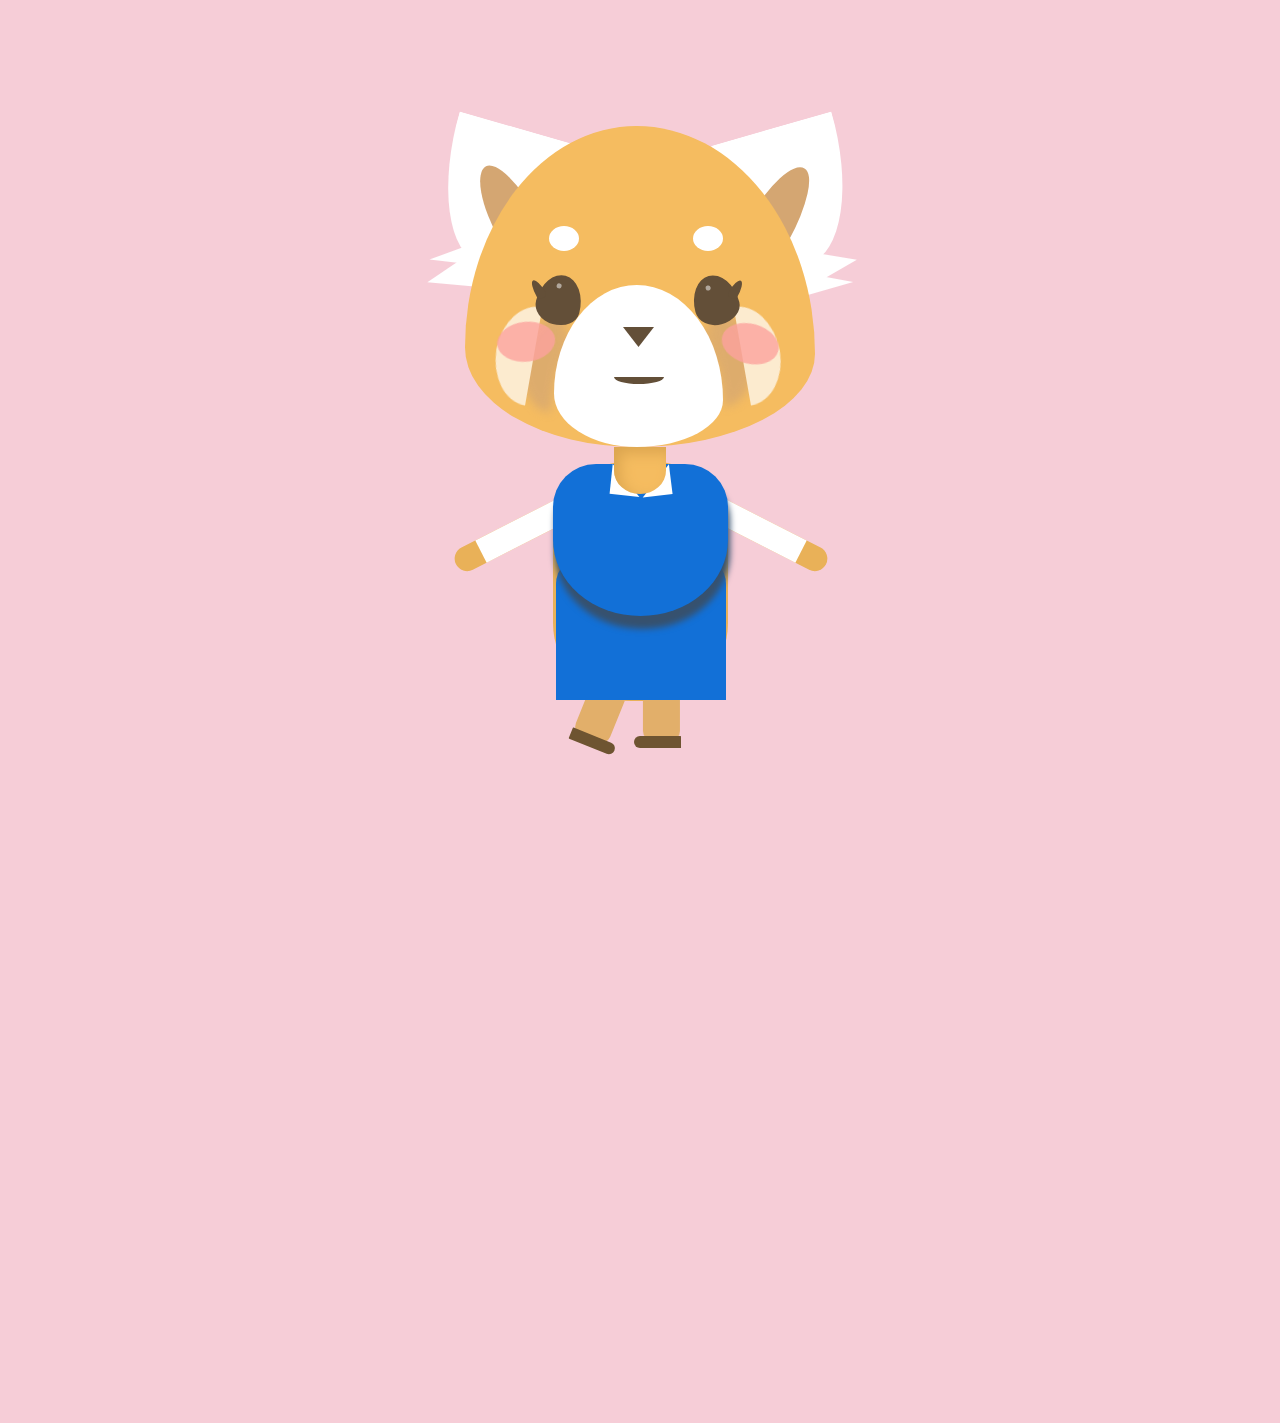
<file: kity/index.html>
<!DOCTYPE html>
<html lang="en">
  <head>
    <meta charset="UTF-8" />
    <meta http-equiv="X-UA-Compatible" content="IE=edge" />
    <meta name="viewport" content="width=device-width, initial-scale=1.0" />
    <title>KITY</title>
    <link rel="stylesheet" href="css/style.css" />
  </head>
  <body>
    <div class="kity">
      <div class="left-ear">
        <div class="ear-inside"></div>
        <div class="ear-outside"></div>
      </div>
      <div class="right-ear">
        <div class="ear-inside"></div>
        <div class="ear-outside"></div>
      </div>
      <div class="head">
        <div class="top-eye-left"></div>
        <div class="top-eye-right"></div>

        <div class="left-check">
          <div class="check-inside"></div>
        </div>
        <div class="left-eye"></div>
        <div class="nose-mouse">
          <div class="nose"></div>
          <div class="mouse"></div>
        </div>
        <div class="right-eye"></div>
        <div class="right-check">
          <div class="check-inside"></div>
        </div>
      </div>
      <div class="neck"></div>
      <div class="kity-body">
          <div class="left-hand"></div>
          <div class="right-hand"></div>
          <div class="blouse">
              <div class="left-n"></div>
              <div class="right-n"></div>
          </div>
          <div class="skirt"></div>
          <div class="tail"></div>
          <div class="left-leg"></div>
          <div class="right-leg"></div>
      </div>
    </div>
  </body>
</html>
</file>
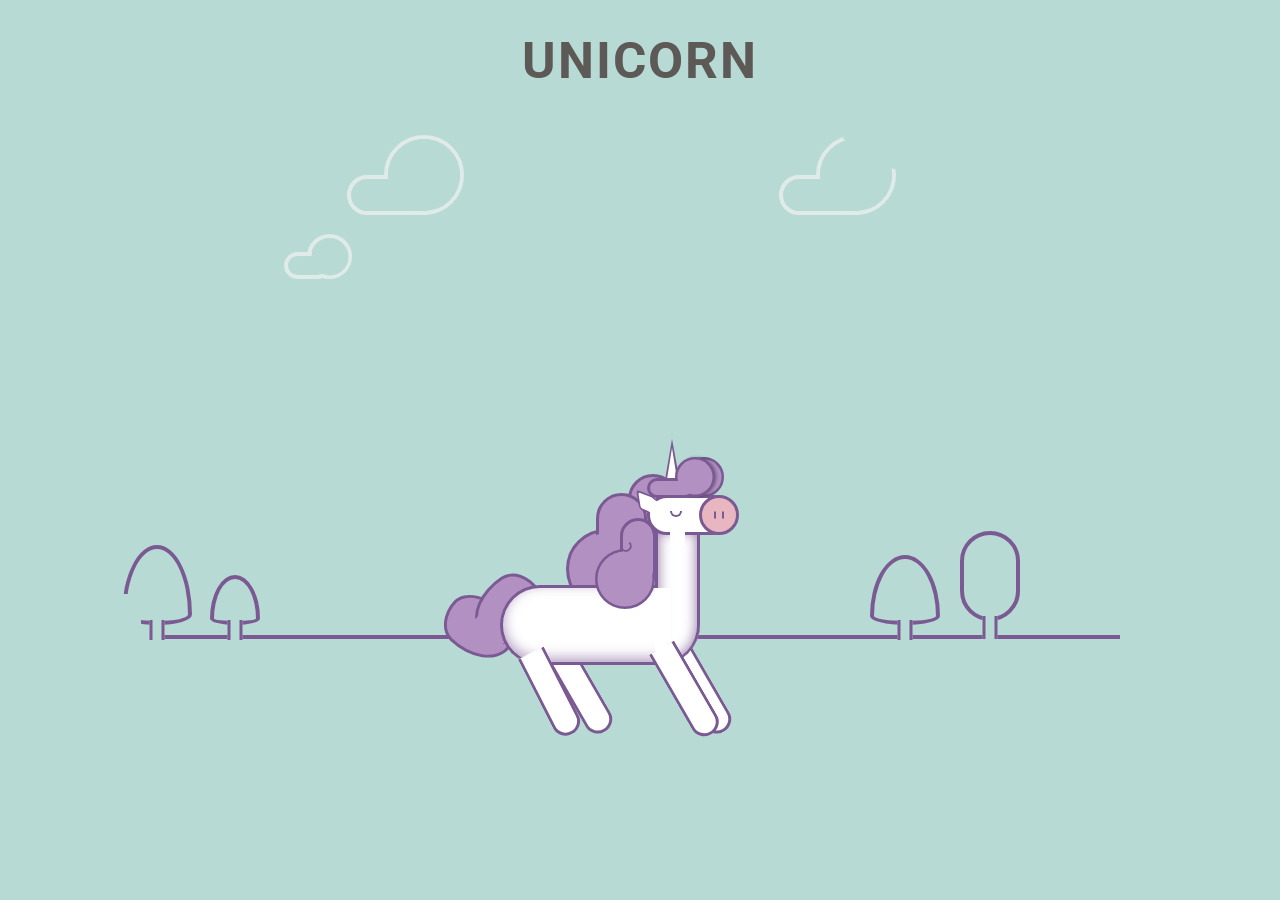
<file: UNICORN/index.html>
<!DOCTYPE html>
<html lang="en">
  <head>
    <meta charset="UTF-8" />
    <meta http-equiv="X-UA-Compatible" content="IE=edge" />
    <meta name="viewport" content="width=device-width, initial-scale=1.0" />
    <title>UNICORN</title>
    <link rel="stylesheet" href="css/all.min.css" />
    <link rel="stylesheet" href="css/bootstrap.min.css" />
    <link rel="stylesheet" href="css/style.css" />
  </head>
  <body>
    <h1>unicorn</h1>
    <div class="cloud"></div>
    <div class="cloud"></div>
    <div class="cloud"></div>
    <div class="top cloud1"></div>
    <div class="road">
      <div class="tree tree1"></div>
      <div class="tree tree2"></div>
      <div class="tree tree3"></div>
      <div class="tree tree4"></div>
    </div>
    <div class="unicorn">
      <div class="head">
        <div class="corn"></div>
        <div class="eye"></div>
        <div class="nose"></div>
        <div class="ear"></div>
      </div>
      <div class="neck"></div>
      <div class="body"></div>
      <div class="leg leg1"></div>
      <div class="leg leg2"></div>
      <div class="leg leg3"></div>
      <div class="leg leg4"></div>
      <div class="tail"></div>
      <div class="hair">
        <div class="cloud"></div>
        <div class="cloud"></div>
      </div>
      <div class="hair hair2">
        <div class="cloud">
          <div class="half"></div>
        </div>
      </div>
      <div class="hair hair2 hair3">
        <div class="cloud"></div>
      </div>
      <div class="hair last"></div>
    </div>

    <script src="js/all.min.js"></script>
    <script src="js/bootstrap.min.js"></script>
    <script src="js/main.js"></script>
  </body>
</html>
</file>
<file: kity/css/style.css>
body {
  background-color: #F6CDD7;
}

.kity {
  width: 100%;
  height: 130vh;
  display: -webkit-box;
  display: -ms-flexbox;
  display: flex;
  -ms-flex-line-pack: center;
      align-content: center;
  -webkit-box-pack: center;
      -ms-flex-pack: center;
          justify-content: center;
  margin: 10% auto;
  position: relative;
}

.kity .left-ear,
.kity .right-ear {
  width: 100px;
  height: 100px;
  background-color: #FFF;
  position: absolute;
  left: 34%;
  border-radius: 100% 0 51% 49% / 0% 0% 100% 100%;
  border-bottom: 20px solid transparent;
  border-top: 20px solid #FFF;
  border-left: 25px solid #FFF;
  -webkit-transform: rotate(16deg);
          transform: rotate(16deg);
}

.kity .left-ear .ear-outside,
.kity .right-ear .ear-outside {
  border-left: 48px solid #FFF;
  border-right: 40px solid transparent;
  border-top: 24px solid transparent;
  -webkit-transform: rotate(144deg);
          transform: rotate(144deg);
  position: absolute;
  left: -47px;
  top: 126px;
}

.kity .left-ear .ear-outside::after,
.kity .right-ear .ear-outside::after {
  position: absolute;
  content: " ";
  border-left: 60px solid #FFF;
  border-right: 45px solid transparent;
  border-top: 49px solid transparent;
  left: -56px;
  top: -67px;
  -webkit-transform: rotate(-14deg);
          transform: rotate(-14deg);
}

.kity .left-ear::after,
.kity .right-ear::after {
  position: absolute;
  content: " ";
  width: 45px;
  height: 71px;
  background-color: #D4A672;
  border-radius: 53% 47% 51% 49% / 100% 100% 0% 0%;
  top: 16px;
  left: 17px;
  -webkit-transform: rotate(-45deg);
          transform: rotate(-45deg);
}

.kity .right-ear {
  left: calc( 100% - 43%);
  -webkit-transform: rotate(-16deg);
          transform: rotate(-16deg);
}

.kity .right-ear .ear-outside {
  left: 26px;
  -webkit-transform: rotate(0deg);
          transform: rotate(0deg);
}

.kity .right-ear::after {
  -webkit-transform: rotate(45deg);
          transform: rotate(45deg);
  left: calc( 100% - 90px);
}

.kity .head {
  width: 350px;
  height: 321px;
  background-color: #F5BC60;
  border-radius: 49% 51% 51% 49% / 69% 71% 29% 31%;
  position: relative;
}

.kity .head .top-eye-left,
.kity .head .top-eye-right {
  width: 30px;
  height: 25px;
  background-color: #FFF;
  border-radius: 50%;
  position: absolute;
  top: 100px;
  left: 84px;
}

.kity .head .top-eye-right {
  left: calc( 100% - 122px);
}

.kity .head .left-check,
.kity .head .right-check {
  width: 100px;
  height: 38px;
  background-color: #FFF;
  position: absolute;
  bottom: 75px;
  left: 0px;
  border-radius: 100% 0% 51% 49% / 0% 0% 100% 100%;
  -webkit-transform: rotate(100deg);
          transform: rotate(100deg);
  opacity: 0.7;
  -webkit-filter: drop-shadow(3px -26px 5px #D4A672);
          filter: drop-shadow(3px -26px 5px #D4A672);
}

.kity .head .left-check .check-inside,
.kity .head .right-check .check-inside {
  width: 58px;
  height: 40px;
  background-color: #ff99b8;
  border-radius: 50%;
  -webkit-transform: rotate(74deg);
          transform: rotate(74deg);
  position: absolute;
  left: 8px;
  top: -10px;
  opacity: 0.8;
}

.kity .head .left-eye,
.kity .head .right-eye {
  width: 45px;
  height: 50px;
  background-color: #634F38;
  border-radius: 49% 51% 51% 49% / 63% 66% 34% 37%;
  -webkit-transform: rotate(15deg);
          transform: rotate(15deg);
  position: absolute;
  top: 149px;
  left: 72px;
  z-index: 99999;
}

.kity .head .left-eye::after,
.kity .head .right-eye::after {
  position: absolute;
  content: " ";
  width: 10px;
  height: 20px;
  background-color: #634F38;
  -webkit-transform: rotate(-45deg);
          transform: rotate(-45deg);
  left: -6px;
  top: 10px;
  border-radius: 49% 51% 51% 49% / 81% 83% 17% 19%;
}

.kity .head .left-eye::before,
.kity .head .right-eye::before {
  position: absolute;
  content: " ";
  width: 5px;
  height: 5px;
  background-color: #FFF;
  border-radius: 50%;
  left: 16px;
  top: 9px;
  opacity: 0.5;
}

.kity .head .right-eye {
  -webkit-transform: rotate(-15deg);
          transform: rotate(-15deg);
  left: calc( 100% - 122px);
}

.kity .head .right-eye::after {
  -webkit-transform: rotate(45deg);
          transform: rotate(45deg);
  left: calc( 100% - 5px);
}

.kity .head .right-check {
  left: calc( 100% - 104px);
  -webkit-transform: rotate(-100deg);
          transform: rotate(-100deg);
  -webkit-filter: drop-shadow(3px -26px 5px #D4A672);
          filter: drop-shadow(3px -26px 5px #D4A672);
}

.kity .head .right-check .check-inside {
  left: 32px;
  -webkit-transform: rotate(115deg);
          transform: rotate(115deg);
}

.kity .head .nose-mouse {
  width: 169px;
  height: 162px;
  background-color: #FFF;
  position: absolute;
  bottom: 0px;
  left: 89px;
  border-radius: 49% 51% 51% 49% / 67% 71% 29% 33%;
  display: -webkit-box;
  display: -ms-flexbox;
  display: flex;
  -ms-flex-line-pack: center;
      align-content: center;
  -webkit-box-pack: center;
      -ms-flex-pack: center;
          justify-content: center;
  z-index: 99999;
}

.kity .head .nose-mouse .nose {
  width: 31px;
  height: 20px;
  background-color: #634F38;
  position: absolute;
  border-radius: 49% 51% 51% 49% / 100% 100% 0% 0%;
  -webkit-clip-path: polygon(50% 0%, 0% 100%, 100% 100%);
          clip-path: polygon(50% 0%, 0% 100%, 100% 100%);
  -webkit-transform: rotate(180deg);
          transform: rotate(180deg);
  top: 42px;
}

.kity .head .nose-mouse .mouse {
  width: 50px;
  height: 7px;
  background-color: #634F38;
  position: absolute;
  top: 92px;
  border-radius: 100% 0% 51% 49% / 0% 0% 100% 100%;
}

.kity .neck {
  width: 52px;
  height: 47px;
  z-index: 99999999999999999;
  position: absolute;
  background-color: #f5bc60;
  top: 321px;
  border-radius: 0 0 50% 50%;
  -webkit-box-shadow: inset 6px 6px 14px #dba54f;
          box-shadow: inset 6px 6px 14px #dba54f;
}

.kity .kity-body {
  width: 175px;
  position: absolute;
  height: 240px;
  background-color: #e9b158;
  top: 335px;
  border-radius: 78px;
  z-index: 99999;
}

.kity .kity-body .left-hand,
.kity .kity-body .right-hand {
  width: 25px;
  height: 138px;
  background-color: #e9b158;
  border-radius: 30px;
  -webkit-transform: rotate(63deg);
          transform: rotate(63deg);
  position: absolute;
  top: 3px;
  left: -48px;
}

.kity .kity-body .left-hand::after,
.kity .kity-body .right-hand::after {
  content: " ";
  position: absolute;
  top: 0;
  left: 0;
  width: 100%;
  height: 80%;
  background-color: #FFF;
}

.kity .kity-body .right-hand {
  -webkit-transform: rotate(-63deg);
          transform: rotate(-63deg);
  left: calc( 100% - -24px);
}

.kity .kity-body .blouse {
  width: 175px;
  position: absolute;
  height: 152px;
  background-color: #1270d7;
  top: 3px;
  border-radius: 43px 43px 50% 50%;
  -webkit-filter: drop-shadow(2px 7px 3px #36516e);
  filter: drop-shadow(2px 13px 3px #36516e);
  z-index: 999999;
}

.kity .kity-body .blouse .left-n,
.kity .kity-body .blouse .right-n {
  border-left: 30px solid #FFF;
  border-right: 30px solid transparent;
  border-top: 30px solid transparent;
  position: absolute;
  left: 58px;
  top: 3px;
  -webkit-transform: rotate(6deg);
          transform: rotate(6deg);
}

.kity .kity-body .blouse .right-n {
  -webkit-transform: rotate(263deg);
          transform: rotate(263deg);
  left: 71px;
  top: -13px;
}

.kity .kity-body .skirt {
  width: 170px;
  position: absolute;
  height: 144px;
  background-color: #1270d7;
  top: 95px;
  border-radius: 28px 28px 0 0;
  left: 3px;
}

.kity .kity-body .left-leg,
.kity .kity-body .right-leg {
  width: 37px;
  height: 49px;
  background-color: #e2af6a;
  position: absolute;
  top: 231px;
  left: 27px;
  border-radius: 0 0 10px 10px;
  -webkit-transform: rotate(22deg);
          transform: rotate(22deg);
  z-index: -999999999;
}

.kity .kity-body .left-leg::after,
.kity .kity-body .right-leg::after {
  content: " ";
  position: absolute;
  top: 44px;
  left: -1px;
  width: 47px;
  background-color: #6e5431;
  height: 12px;
  border-radius: 2px 20px 20px 2px;
}

.kity .kity-body .right-leg {
  left: 90px;
  -webkit-transform: rotate(0deg);
          transform: rotate(0deg);
  -webkit-transform: rotateY(180deg);
          transform: rotateY(180deg);
}
/*# sourceMappingURL=style.css.map */
</file>
<file: UNICORN/css/style.css>
@import url("https://fonts.googleapis.com/css2?family=Roboto&family=Style+Script&display=swap");
* {
  margin: 0;
  padding: 0;
  box-sizing: border-box;
}

body {
  background: #B7DAD4;
  color: #fff;
  position: relative;
  height: 100vh;
}

.unicorn * {
  position: absolute;
  border: 3px solid #7B5A93;
}

h1 {
  margin: auto;
  text-align: center;
  text-transform: uppercase;
  font-weight: bold;
  letter-spacing: 2px;
  font-size: 3.2rem;
  color: #5C5956;
  padding-top: 30px;
}

.top {
  width: 60px;
  height: 40px;
  background: #B7DAD4;
  position: absolute;
  right: 29%;
  top: 13%;
  transform: rotate(31deg);
}

.cloud {
  width: 80px;
  height: 80px;
  background: #B7DAD4;
  border: 4px solid #f2f2f2;
  border-radius: 50%;
  position: absolute;
  top: 15%;
  opacity: 0.7;
}
.cloud::before {
  content: "";
  position: absolute;
  width: 96px;
  height: 40px;
  border: 4px solid #f2f2f2;
  border-radius: 30px;
  bottom: -4px;
  right: 17px;
  background: #B7DAD4;
}
.cloud::after {
  content: "";
  position: absolute;
  width: 72px;
  height: 72px;
  background: #B7DAD4;
  border-radius: 50%;
  left: 50%;
  top: 50%;
  transform: translate(-50%, -50%);
}
.cloud:nth-of-type(1) {
  right: 30%;
}
.cloud:nth-of-type(2) {
  left: 30%;
}
.cloud:nth-of-type(3) {
  left: 24%;
  top: 26%;
  width: 45px;
  height: 45px;
}
.cloud:nth-of-type(3)::before {
  width: 47px;
  height: 27px;
}
.cloud:nth-of-type(3)::after {
  width: 37px;
  height: 37px;
}

.road {
  width: 75%;
  background: #7B5A93;
  height: 4px;
  position: absolute;
  left: 50%;
  transform: translateX(-50%);
  bottom: 29%;
}
.road .tree {
  border: 4px solid #7B5A93;
  position: absolute;
  bottom: 18px;
}
.road .tree::after {
  position: absolute;
  content: "";
  width: 15px;
  height: 23px;
  border: 3px solid #7B5A93;
  border-top: none;
  border-bottom: none;
  bottom: -27%;
  left: 50%;
  transform: translateX(-50%);
  background: #B7DAD4;
}
.road .tree1 {
  width: 60px;
  height: 90px;
  position: absolute;
  border-radius: 30px;
  right: 100px;
}
.road .tree2,
.road .tree3,
.road .tree4 {
  width: 70px;
  height: 70px;
  background: #B7DAD4;
  border-radius: 50% 50% 49% 51%/87% 87% 13% 13%;
  right: 180px;
  bottom: 14px;
}
.road .tree2::after,
.road .tree3::after,
.road .tree4::after {
  height: 20px;
  bottom: -30%;
}
.road .tree3 {
  right: calc(100% - 100px);
  width: 50px;
  height: 50px;
}
.road .tree3::after {
  bottom: -45%;
}
.road .tree4 {
  right: calc(100% - 32px);
  width: 70px;
  height: 80px;
}
.road .tree4::after {
  bottom: -26%;
}
.road .tree4::before {
  content: "";
  position: absolute;
  width: 30px;
  height: 30px;
  background: #B7DAD4;
  bottom: -3px;
  left: -15px;
}

.unicorn {
  width: 500px;
  height: 300px;
  background: transparent;
  position: absolute;
  left: 40%;
  transform: translateX(-50%);
  bottom: 15%;
}
.unicorn .head {
  width: 85px;
  height: 40px;
  background: #fff;
  right: 30px;
  top: 30px;
  border-radius: 30px;
  border: 3px solid #7B5A93;
}
.unicorn .head .corn {
  border-style: solid;
  border-color: transparent transparent #fff transparent;
  border-width: 8px 8px 50px 8px;
  bottom: 100%;
  left: 14px;
}
.unicorn .head .corn::before {
  content: "";
  position: absolute;
  border-style: solid;
  border-color: transparent transparent #7B5A93 transparent;
  border-width: 9px 13px 70px 12px;
  top: -18px;
  left: -12px;
  z-index: -1;
}
.unicorn .head .eye {
  width: 12px;
  height: 6px;
  background: #fff;
  left: 20px;
  top: 13px;
  border-radius: 0 0 6px 6px;
  border: 2px solid #7B5A93;
  border-top: 0;
}
.unicorn .head .nose {
  width: 40px;
  height: 40px;
  background: #E8B6C0;
  border-radius: 50%;
  right: -10px;
  top: -3px;
  border: 3px solid #7B5A93;
}
.unicorn .head .nose::before, .unicorn .head .nose::after {
  content: "";
  position: absolute;
  height: 7px;
  width: 2px;
  background: #7B5A93;
  top: 50%;
  transform: translateY(-50%);
}
.unicorn .head .nose::before {
  left: 20px;
}
.unicorn .head .nose::after {
  right: 20px;
}
.unicorn .head .ear {
  transform: translateY(50%) rotate(-9deg) skewY(30deg) scaleX(0.866);
  width: 20px;
  height: 20px;
  background: #fff;
  left: -13px;
  top: -15px;
  border: 2px solid #7B5A93;
  z-index: -1;
  border-radius: 20%;
}
.unicorn .head::before {
  content: "";
  position: absolute;
  width: 10px;
  height: 13px;
  background: #fff;
  transform: rotate(32deg);
  top: 2px;
  left: -2px;
}
.unicorn .head::after {
  content: "";
  position: absolute;
  width: 15px;
  height: 20px;
  background: #fff;
  bottom: -14px;
  left: 20px;
}
.unicorn .neck {
  width: 45px;
  height: 130px;
  background: #fff;
  right: 62px;
  top: 66px;
  border-bottom: none;
  z-index: -1;
  border-top: none;
  border-radius: 0 0 36px;
  box-shadow: inset 0 0 13px rgba(123, 90, 147, 0.8705882353);
}
.unicorn .neck::before {
  content: "";
  position: absolute;
  width: 15px;
  height: 73px;
  background: #fff;
  bottom: 0px;
  left: -3px;
}
.unicorn .body {
  width: 200px;
  height: 80px;
  background: #fff;
  border-radius: 150px 0 150px 150px;
  top: 120px;
  right: 62px;
  border-right: 0;
  z-index: -2;
  box-shadow: inset 0 -4px 13px rgba(123, 90, 147, 0.5803921569);
}
.unicorn .body::before {
  content: "";
  position: absolute;
}
.unicorn .leg {
  width: 29px;
  height: 100px;
  background: #fff;
  border-radius: 0 0 30px 30px;
  border-top: 0;
  right: 61px;
  bottom: 24px;
  transform: rotate(-30deg);
}
.unicorn .leg2 {
  right: 51px;
  bottom: 26px;
  z-index: -3;
  height: 110px;
}
.unicorn .leg3 {
  right: 170px;
  bottom: 26px;
  z-index: -3;
  height: 110px;
}
.unicorn .leg4 {
  right: 196px;
  bottom: 26px;
  height: 91px;
  transform: rotate(-27deg);
}
.unicorn .tail {
  width: 73px;
  height: 60px;
  border-radius: 67% 33% 66% 34%/47% 45% 55% 53%;
  background: #B291C2;
  bottom: 108px;
  left: 181px;
  z-index: -3;
  transform: rotate(43deg);
}
.unicorn .tail::before {
  content: "";
  position: absolute;
  width: 73px;
  height: 60px;
  border-radius: 67% 33% 66% 34%/47% 45% 55% 53%;
  background: #B291C2;
  transform: rotate(104deg);
  border: 3px solid #7B5A93;
  bottom: 30px;
  z-index: -1;
  left: 5px;
}
.unicorn .tail::after {
  content: "";
  position: absolute;
  width: 37px;
  height: 60px;
  background: #b291c2;
  left: 25px;
  bottom: 16px;
}
.unicorn .hair {
  right: 38px;
  top: -8px;
  border: none;
}
.unicorn .hair .cloud {
  width: 40px;
  height: 40px;
  background: #B291C2;
  border: 3px solid #7B5A93;
  opacity: 1;
}
.unicorn .hair .cloud::before {
  width: 48px;
  height: 20px;
  border: 3px solid #7B5A93;
}
.unicorn .hair .cloud::after {
  width: 35px;
  height: 35px;
}
.unicorn .hair .cloud::before, .unicorn .hair .cloud::after {
  background: #B291C2;
}
.unicorn .hair .cloud:nth-of-type(2) {
  left: -49px;
  box-shadow: 2px 0 3px rgba(0, 0, 0, 0.2784313725);
}
.unicorn .hair2 {
  right: 167px;
  transform: rotateZ(90deg) rotateX(-180deg);
  top: 144px;
  z-index: -2;
}
.unicorn .hair2 .cloud {
  width: 60px;
  height: 60px;
}
.unicorn .hair2 .cloud::before {
  width: 71px;
  height: 36px;
}
.unicorn .hair2 .cloud::after {
  width: 55px;
  height: 55px;
}
.unicorn .hair2 .cloud .half {
  width: 12px;
  height: 6px;
  background: transparent;
  border-radius: 0 0 6px 6px;
  border: 2px solid #7B5A93;
  border-top: 0;
  bottom: 21px;
  z-index: 3;
  transform: rotate(-44deg);
  left: -10px;
}
.unicorn .hair3 {
  z-index: -4;
  right: 196px;
}
.unicorn .hair3 .cloud {
  width: 80px;
  height: 80px;
}
.unicorn .hair3 .cloud::before {
  width: 96px;
  height: 51px;
}
.unicorn .hair3 .cloud::after {
  width: 71px;
  height: 71px;
}
.unicorn .hair.last {
  width: 50px;
  height: 50px;
  background: #B291C2;
  border: 3px solid #7B5A93;
  border-radius: 50%;
  z-index: -7;
  right: 84px;
  top: 9px;
}/*# sourceMappingURL=style.css.map */
</file>
